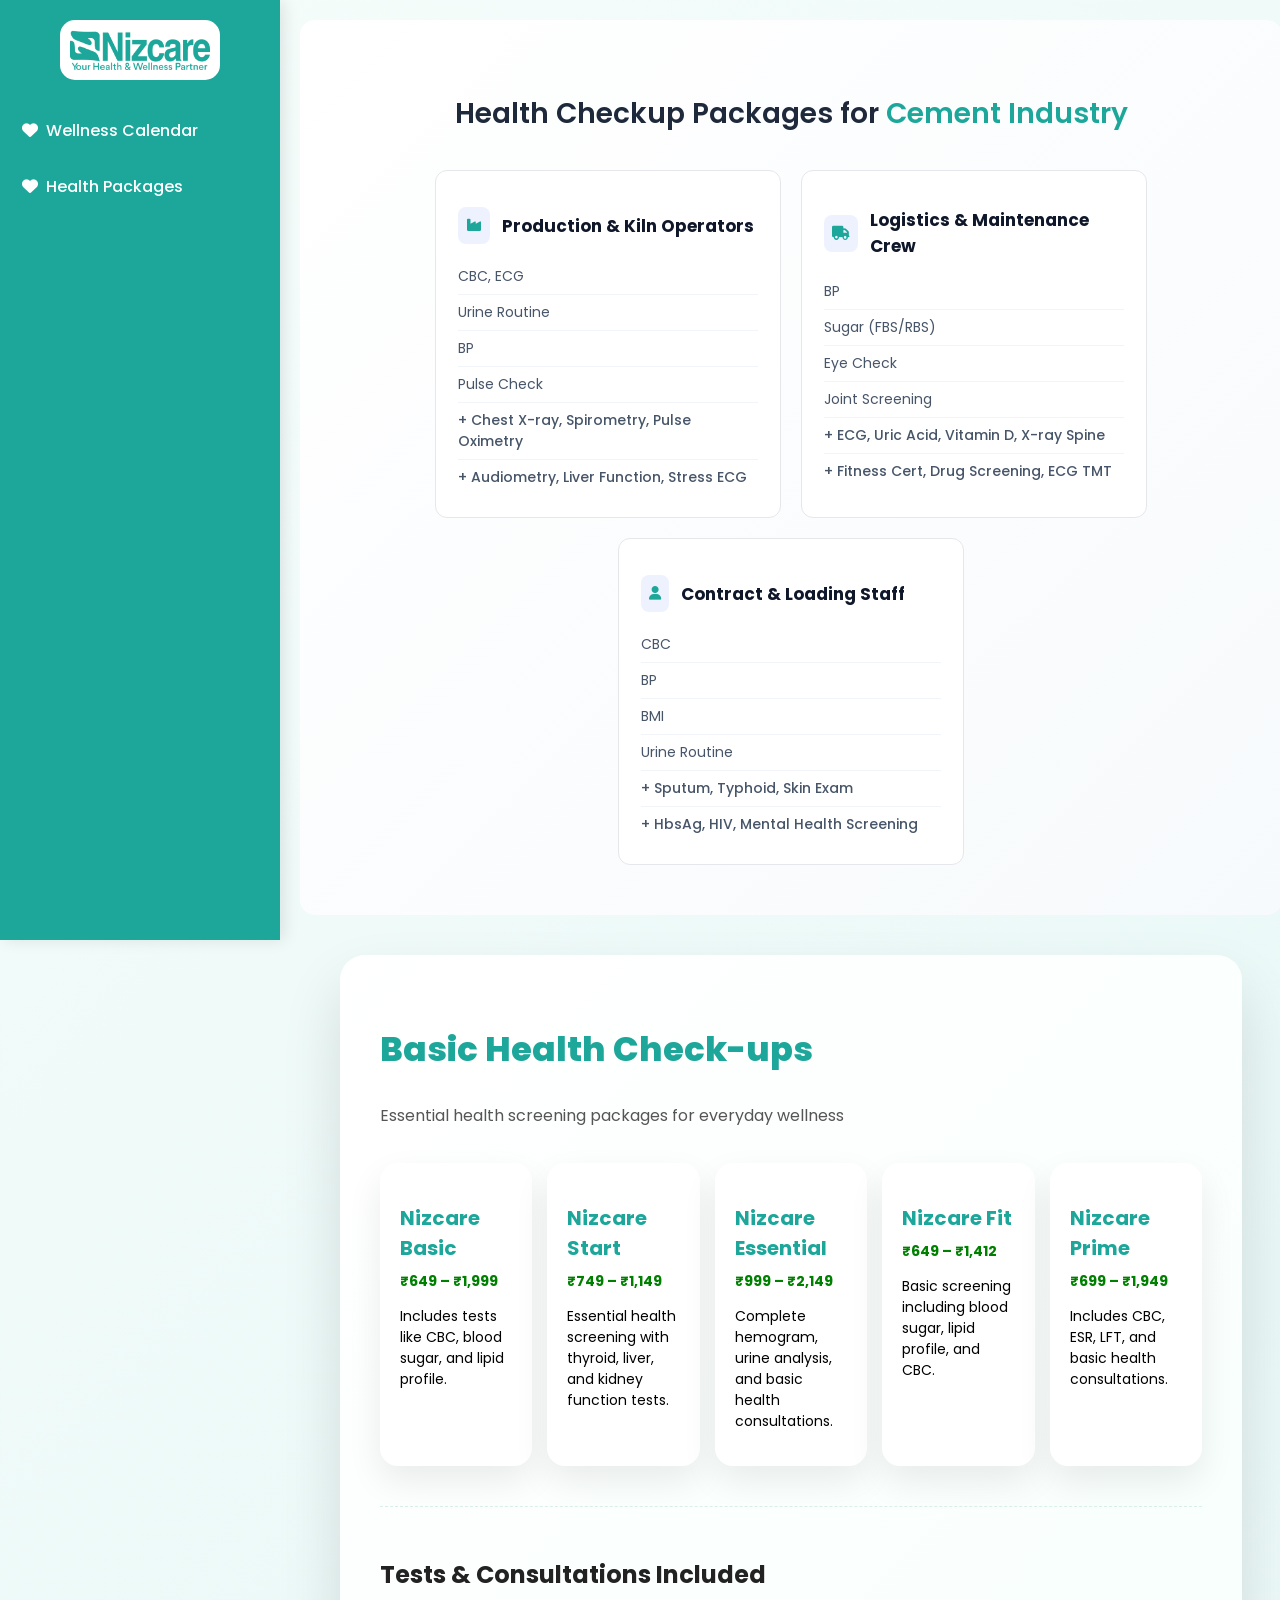
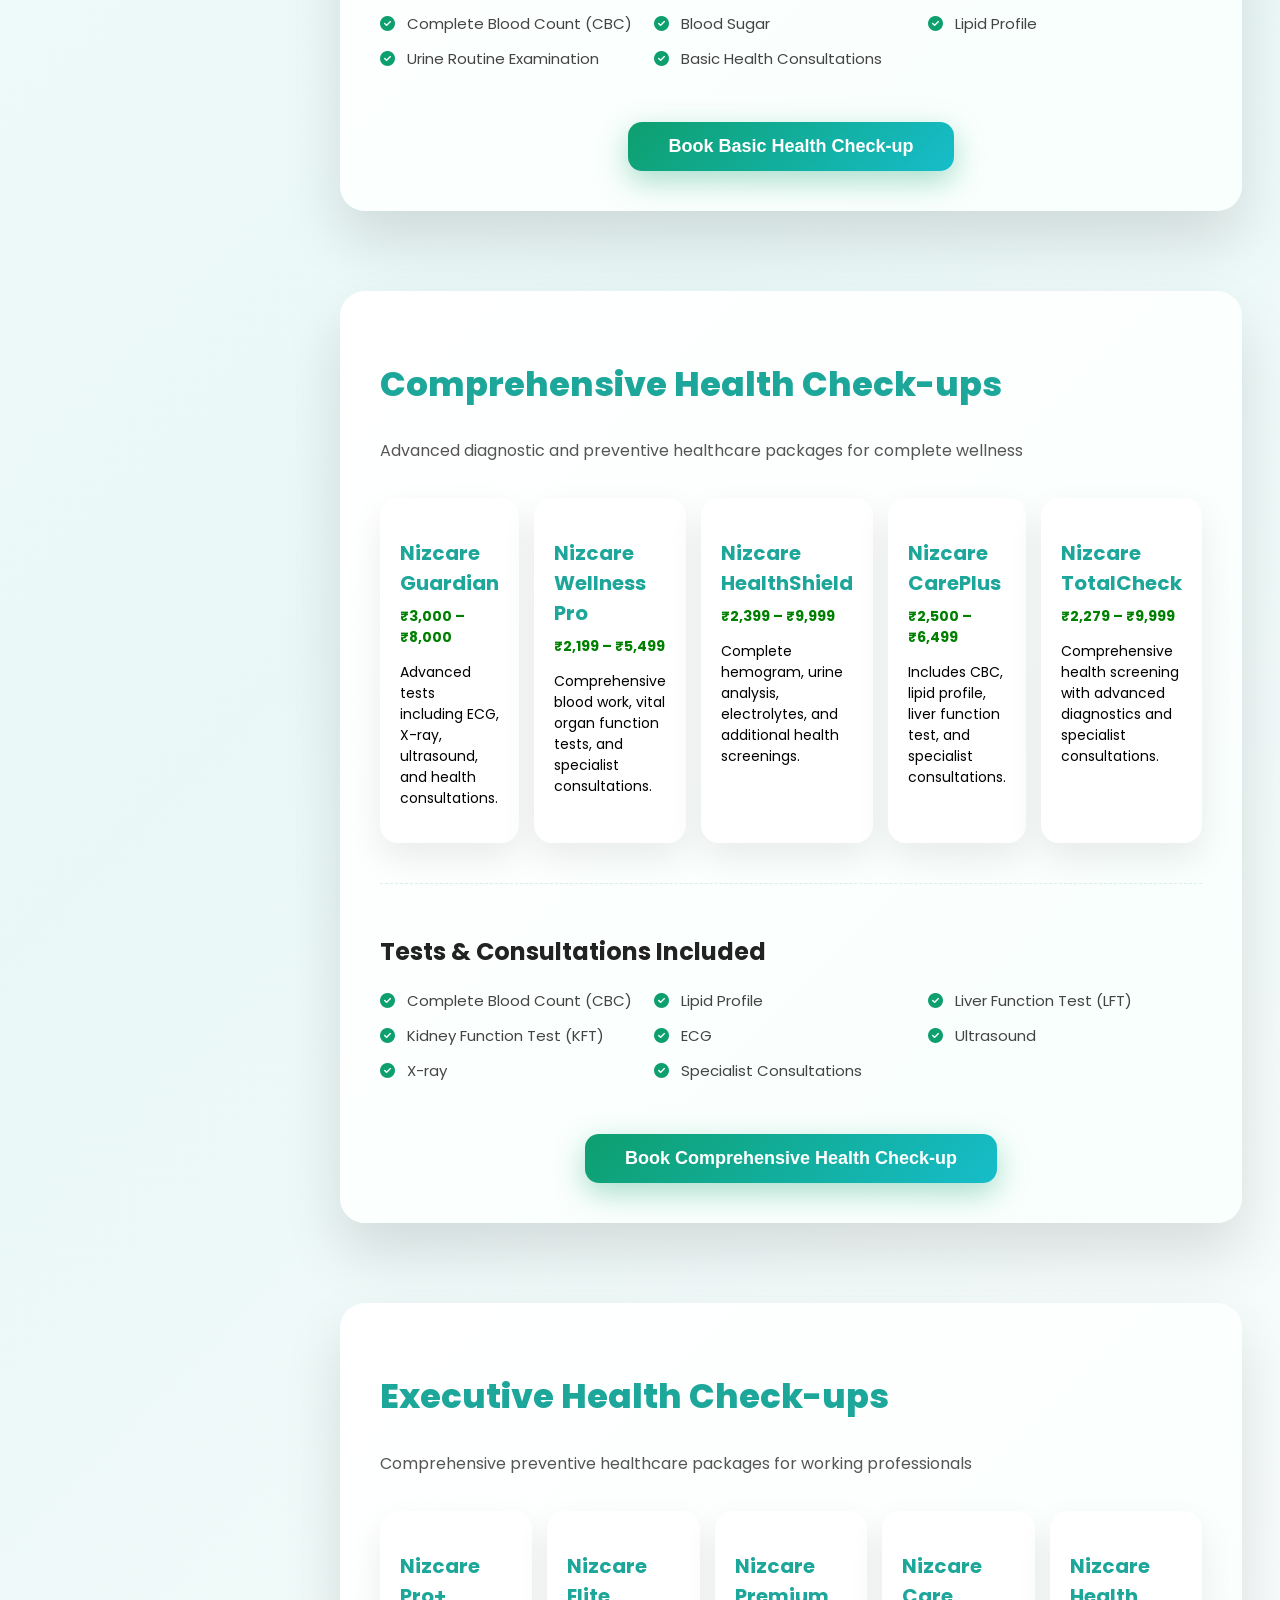
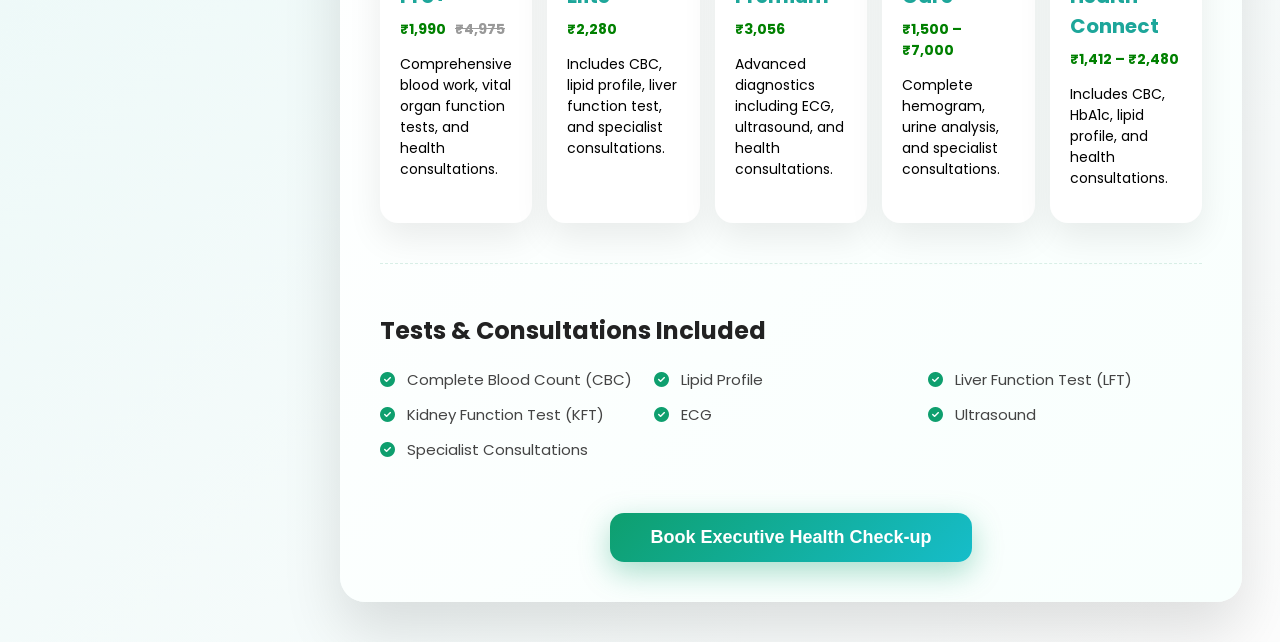
<file: package.html>
<!DOCTYPE html>
<html lang="en">

<head>
    <meta charset="UTF-8" />
    <meta name="viewport" content="width=device-width, initial-scale=1.0" />
    <title>Wellness Calendar</title>
    <link rel="preconnect" href="https://fonts.googleapis.com" />
    <link rel="preconnect" href="https://fonts.gstatic.com" crossorigin />
    <link
        href="https://fonts.googleapis.com/css2?family=Bitcount+Prop+Single:wght@100..900&family=Poppins:ital,wght@0,100;0,200;0,300;0,400;0,500;0,600;0,700;0,800;0,900;1,100;1,200;1,300;1,400;1,500;1,600;1,700;1,800;1,900&display=swap"
        rel="stylesheet" />
    <link rel="stylesheet" href="./style.css" />
    <link rel="stylesheet" href="https://cdnjs.cloudflare.com/ajax/libs/font-awesome/6.5.0/css/all.min.css" />
</head>

<body>

    <!-- Sidebar -->
    <aside class="sidebar">
        <!-- <h2><i class="fa fa-leaf"></i></h2> -->
        <img src="./assets/Logo/nizcare_logo (1).png" width="140px"
            style="background-color: #fff; padding: 10px; border-radius: 15px;" alt="logo">
        <nav>
            <a href="./index.html"><i class="fa fa-heart"></i> Wellness Calendar</a>
            <a href="./package.html"><i class="fa fa-heart"></i> Health Packages</a>
            <!-- <a href="./processflow.html"><i class="fa fa-calendar"></i> Process Flow</a>
            <a href="./webinar.html"><i class="fa fa-calendar"></i> Webinar</a> -->
        </nav>
    </aside>

    <!-- Main Content -->
    <main class="main-content" style="margin-left: 300px;">

        <section class="cement-wrapper">

            <h1>Health Checkup Packages for <span style="color: #1da69a;">Cement Industry</span></h1>

            <div class="cement-packages">
                <div class="cement-card">
                    <h2>
                        <span class="icon"><i class="fa fa-industry"></i></span>
                        Production & Kiln Operators
                    </h2>

                    <ul class="test-list">
                        <li>CBC, ECG</li>
                        <li>Urine Routine</li>
                        <li>BP</li>
                        <li>Pulse Check</li>
                        <li class="highlight">+ Chest X-ray, Spirometry, Pulse Oximetry</li>
                        <li class="premium">+ Audiometry, Liver Function, Stress ECG</li>
                    </ul>
                </div>

                <div class="cement-card">
                    <h2>
                        <span class="icon"><i class="fa fa-truck"></i></span>
                        Logistics & Maintenance Crew
                    </h2>

                    <ul class="test-list">
                        <li>BP</li>
                        <li>Sugar (FBS/RBS)</li>
                        <li>Eye Check</li>
                        <li>Joint Screening</li>
                        <li class="highlight">+ ECG, Uric Acid, Vitamin D, X-ray Spine</li>
                        <li class="premium">+ Fitness Cert, Drug Screening, ECG TMT</li>
                    </ul>
                </div>

                <div class="cement-card">
                    <h2>
                        <span class="icon"><i class="fa fa-user"></i></span>
                        Contract & Loading Staff
                    </h2>

                    <ul class="test-list">
                        <li>CBC</li>
                        <li>BP</li>
                        <li>BMI</li>
                        <li>Urine Routine</li>
                        <li class="highlight">+ Sputum, Typhoid, Skin Exam</li>
                        <li class="premium">+ HbsAg, HIV, Mental Health Screening</li>
                    </ul>
                </div>
            </div>

        </section>

        <section class="executive-card-wrapper">
            <div class="executive-card">

                <div class="executive-header">
                    <h1>Basic Health Check-ups</h1>
                    <p>Essential health screening packages for everyday wellness</p>
                </div>

                <div class="package-list">

                    <div class="package-item">
                        <h3>Nizcare Basic</h3>
                        <p class="price">₹649 – ₹1,999</p>
                        <p>Includes tests like CBC, blood sugar, and lipid profile.</p>
                    </div>

                    <div class="package-item">
                        <h3>Nizcare Start</h3>
                        <p class="price">₹749 – ₹1,149</p>
                        <p>Essential health screening with thyroid, liver, and kidney function tests.</p>
                    </div>

                    <div class="package-item">
                        <h3>Nizcare Essential</h3>
                        <p class="price">₹999 – ₹2,149</p>
                        <p>Complete hemogram, urine analysis, and basic health consultations.</p>
                    </div>

                    <div class="package-item">
                        <h3>Nizcare Fit</h3>
                        <p class="price">₹649 – ₹1,412</p>
                        <p>Basic screening including blood sugar, lipid profile, and CBC.</p>
                    </div>

                    <div class="package-item">
                        <h3>Nizcare Prime</h3>
                        <p class="price">₹699 – ₹1,949</p>
                        <p>Includes CBC, ESR, LFT, and basic health consultations.</p>
                    </div>

                </div>

                <div class="included-tests">
                    <h2>Tests & Consultations Included</h2>
                    <ul>
                        <li><i class="fa fa-check-circle"></i> Complete Blood Count (CBC)</li>
                        <li><i class="fa fa-check-circle"></i> Blood Sugar</li>
                        <li><i class="fa fa-check-circle"></i> Lipid Profile</li>
                        <li><i class="fa fa-check-circle"></i> Urine Routine Examination</li>
                        <li><i class="fa fa-check-circle"></i> Basic Health Consultations</li>
                    </ul>
                </div>

                <div class="executive-footer">
                    <button>Book Basic Health Check-up</button>
                </div>

            </div>
        </section>

        <section class="executive-card-wrapper">
            <div class="executive-card">

                <div class="executive-header">
                    <h1>Comprehensive Health Check-ups</h1>
                    <p>Advanced diagnostic and preventive healthcare packages for complete wellness</p>
                </div>

                <div class="package-list">

                    <div class="package-item">
                        <h3>Nizcare Guardian</h3>
                        <p class="price">₹3,000 – ₹8,000</p>
                        <p>Advanced tests including ECG, X-ray, ultrasound, and health consultations.</p>
                    </div>

                    <div class="package-item">
                        <h3>Nizcare Wellness Pro</h3>
                        <p class="price">₹2,199 – ₹5,499</p>
                        <p>Comprehensive blood work, vital organ function tests, and specialist consultations.</p>
                    </div>

                    <div class="package-item">
                        <h3>Nizcare HealthShield</h3>
                        <p class="price">₹2,399 – ₹9,999</p>
                        <p>Complete hemogram, urine analysis, electrolytes, and additional health screenings.</p>
                    </div>

                    <div class="package-item">
                        <h3>Nizcare CarePlus</h3>
                        <p class="price">₹2,500 – ₹6,499</p>
                        <p>Includes CBC, lipid profile, liver function test, and specialist consultations.</p>
                    </div>

                    <div class="package-item">
                        <h3>Nizcare TotalCheck</h3>
                        <p class="price">₹2,279 – ₹9,999</p>
                        <p>Comprehensive health screening with advanced diagnostics and specialist consultations.</p>
                    </div>

                </div>

                <div class="included-tests">
                    <h2>Tests & Consultations Included</h2>
                    <ul>
                        <li><i class="fa fa-check-circle"></i> Complete Blood Count (CBC)</li>
                        <li><i class="fa fa-check-circle"></i> Lipid Profile</li>
                        <li><i class="fa fa-check-circle"></i> Liver Function Test (LFT)</li>
                        <li><i class="fa fa-check-circle"></i> Kidney Function Test (KFT)</li>
                        <li><i class="fa fa-check-circle"></i> ECG</li>
                        <li><i class="fa fa-check-circle"></i> Ultrasound</li>
                        <li><i class="fa fa-check-circle"></i> X-ray</li>
                        <li><i class="fa fa-check-circle"></i> Specialist Consultations</li>
                    </ul>
                </div>

                <div class="executive-footer">
                    <button>Book Comprehensive Health Check-up</button>
                </div>

            </div>
        </section>

        <section class="executive-card-wrapper">
            <div class="executive-card">

                <div class="executive-header">
                    <h1>Executive Health Check-ups</h1>
                    <p>Comprehensive preventive healthcare packages for working professionals</p>
                </div>

                <div class="package-list">

                    <div class="package-item">
                        <h3>Nizcare Pro+</h3>
                        <p class="price">₹1,990 <span>₹4,975</span></p>
                        <p>Comprehensive blood work, vital organ function tests, and health consultations.</p>
                    </div>

                    <div class="package-item">
                        <h3>Nizcare Elite</h3>
                        <p class="price">₹2,280</p>
                        <p>Includes CBC, lipid profile, liver function test, and specialist consultations.</p>
                    </div>

                    <div class="package-item">
                        <h3>Nizcare Premium</h3>
                        <p class="price">₹3,056</p>
                        <p>Advanced diagnostics including ECG, ultrasound, and health consultations.</p>
                    </div>

                    <div class="package-item">
                        <h3>Nizcare Care</h3>
                        <p class="price">₹1,500 – ₹7,000</p>
                        <p>Complete hemogram, urine analysis, and specialist consultations.</p>
                    </div>

                    <div class="package-item">
                        <h3>Nizcare Health Connect</h3>
                        <p class="price">₹1,412 – ₹2,480</p>
                        <p>Includes CBC, HbA1c, lipid profile, and health consultations.</p>
                    </div>

                </div>

                <div class="included-tests">
                    <h2>Tests & Consultations Included</h2>
                    <ul>
                        <li><i class="fa fa-check-circle"></i> Complete Blood Count (CBC)</li>
                        <li><i class="fa fa-check-circle"></i> Lipid Profile</li>
                        <li><i class="fa fa-check-circle"></i> Liver Function Test (LFT)</li>
                        <li><i class="fa fa-check-circle"></i> Kidney Function Test (KFT)</li>
                        <li><i class="fa fa-check-circle"></i> ECG</li>
                        <li><i class="fa fa-check-circle"></i> Ultrasound</li>
                        <li><i class="fa fa-check-circle"></i> Specialist Consultations</li>
                    </ul>
                </div>

                <div class="executive-footer">
                    <button>Book Executive Health Check-up</button>
                </div>

            </div>
        </section>

    </main>
</body>

</html>
</file>
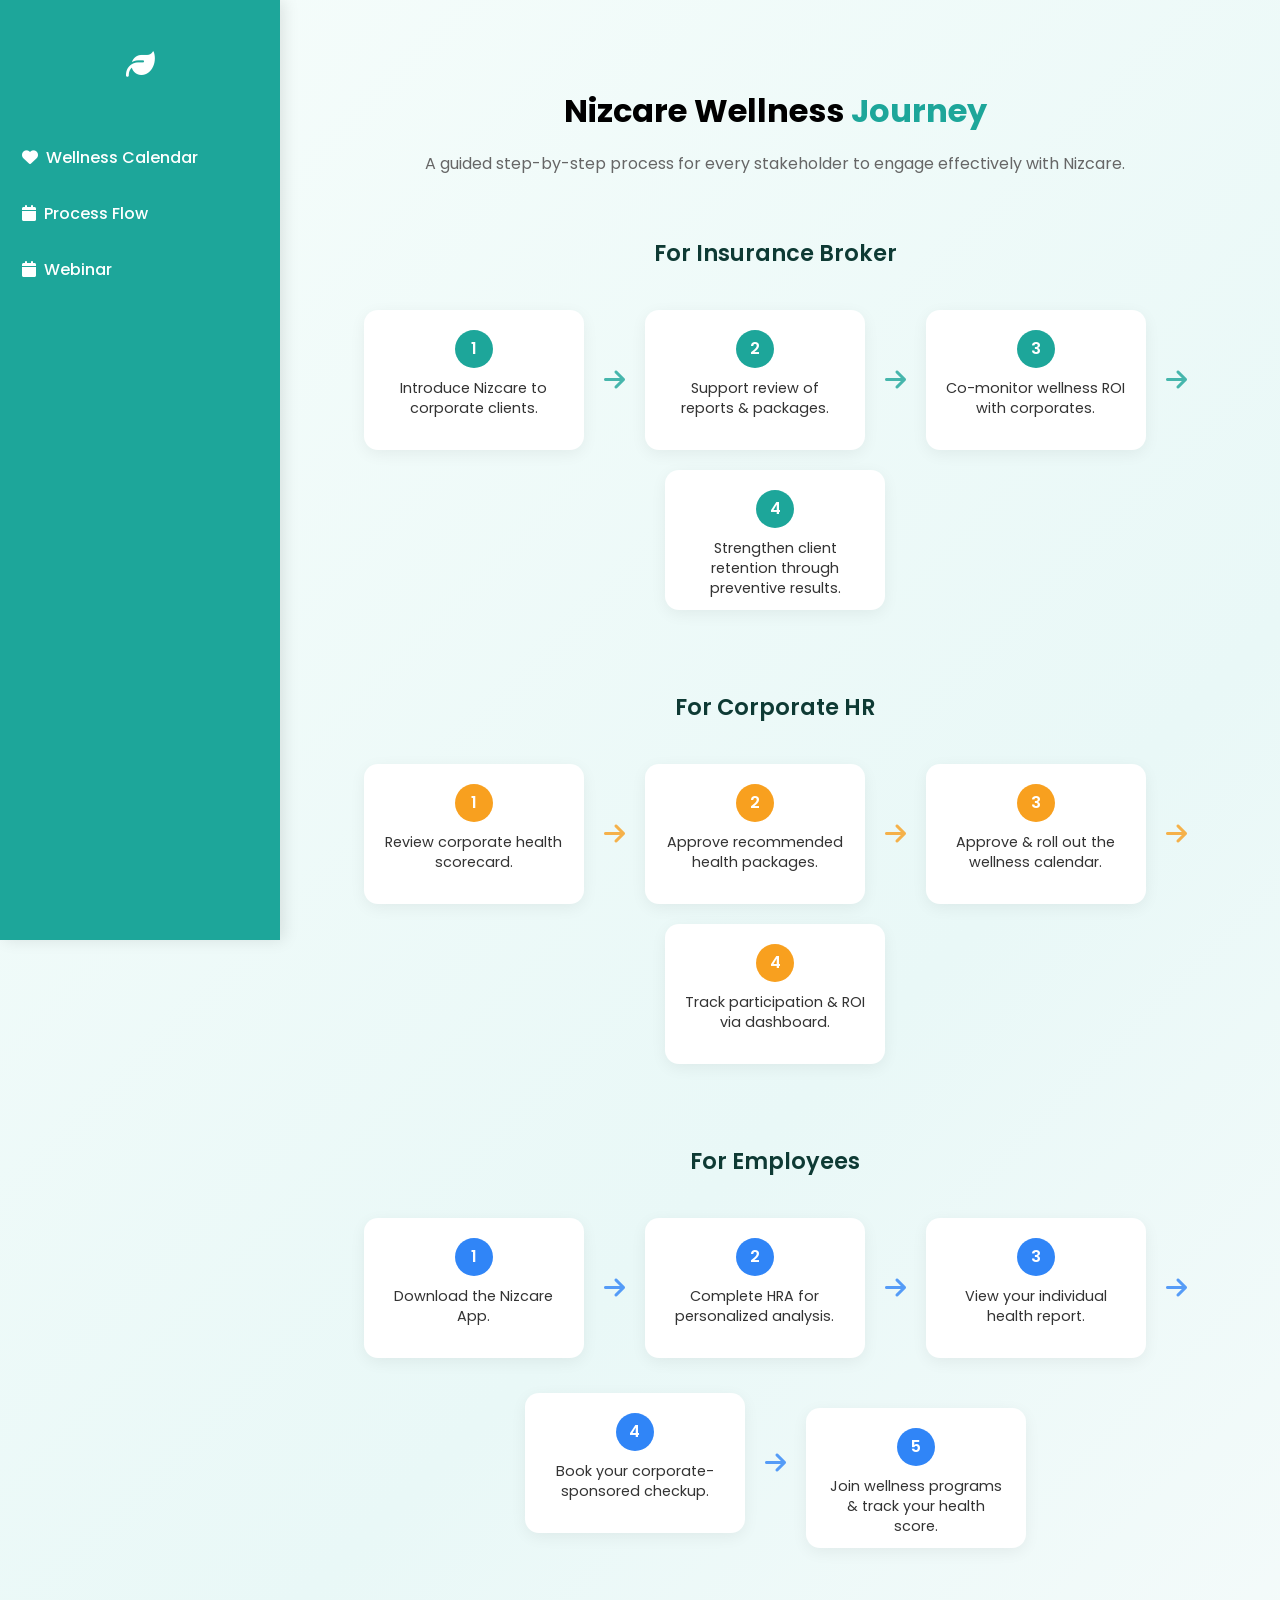
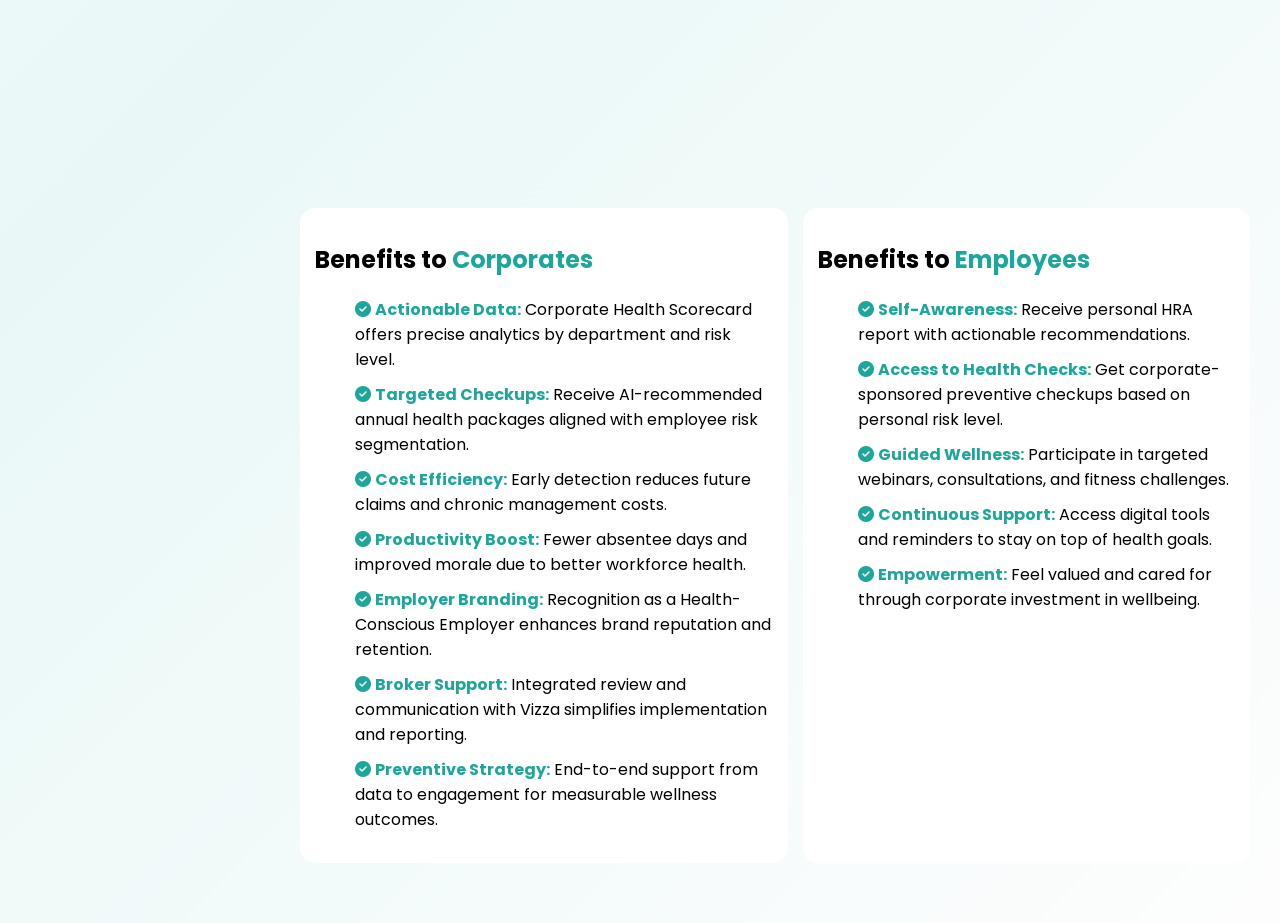
<file: processflow.html>
<!DOCTYPE html>
<html lang="en">

<head>
    <meta charset="UTF-8">
    <meta name="viewport" content="width=device-width, initial-scale=1.0">
    <title>Wellness Calendar</title>
    <link rel="preconnect" href="https://fonts.googleapis.com">
    <link rel="preconnect" href="https://fonts.gstatic.com" crossorigin>
    <link
        href="https://fonts.googleapis.com/css2?family=Bitcount+Prop+Single:wght@100..900&family=Poppins:ital,wght@0,100;0,200;0,300;0,400;0,500;0,600;0,700;0,800;0,900;1,100;1,200;1,300;1,400;1,500;1,600;1,700;1,800;1,900&display=swap"
        rel="stylesheet">
    <link rel="stylesheet" href="style.css">
    <link rel="stylesheet" href="https://cdnjs.cloudflare.com/ajax/libs/font-awesome/6.5.0/css/all.min.css">
</head>

<body>

    <!-- Sidebar -->
    <aside class="sidebar">
        <h2><i class="fa fa-leaf"></i></h2>
        <nav>
            <a href="./index.html"><i class="fa fa-heart"></i> Wellness Calendar</a>
            <a href="./processflow.html"><i class="fa fa-calendar"></i> Process Flow</a>
            <a href="./webinar.html"><i class="fa fa-calendar"></i> Webinar</a>
            <!-- <a href="#"><i class="fa fa-user"></i> Profile</a> -->
            <!-- <a href="#"><i class="fa fa-cog"></i> Settings</a> -->
        </nav>
    </aside>

    <!-- Main Content -->
    <main class="main-content">
        <!-- STEP-BY-STEP JOURNEY (WITH ARROWS) -->
        <section class="journey-wrapper">
            <h1 class="journey-heading">Nizcare Wellness <span style="color: #1da69a;">Journey</span></h1>
            <p class="journey-sub">A guided step-by-step process for every stakeholder to engage effectively with
                Nizcare.</p>

            <!-- ========== FOR INSURANCE BROKER ========== -->
            <div class="journey-block broker">
                <h2>
                    <!-- <i class="fa fa-handshake"></i> -->
                    For Insurance Broker
                </h2>
                <div class="journey-steps">
                    <div class="journey-step">
                        <span class="step-num">1</span>
                        <p>Introduce Nizcare to corporate clients.</p>
                    </div>
                    <div class="journey-arrow"><i class="fa fa-arrow-right"></i></div>

                    <div class="journey-step">
                        <span class="step-num">2</span>
                        <p>Support review of reports & packages.</p>
                    </div>
                    <div class="journey-arrow"><i class="fa fa-arrow-right"></i></div>

                    <div class="journey-step">
                        <span class="step-num">3</span>
                        <p>Co-monitor wellness ROI with corporates.</p>
                    </div>
                    <div class="journey-arrow"><i class="fa fa-arrow-right"></i></div>

                    <div class="journey-step">
                        <span class="step-num">4</span>
                        <p>Strengthen client retention through preventive results.</p>
                    </div>
                </div>
            </div>

            <!-- ========== FOR CORPORATE HR ========== -->
            <div class="journey-block hr">
                <h2>
                    <!-- <i class="fa fa-briefcase"></i>  -->
                    For Corporate HR
                </h2>
                <div class="journey-steps">
                    <div class="journey-step">
                        <span class="step-num">1</span>
                        <p>Review corporate health scorecard.</p>
                    </div>
                    <div class="journey-arrow"><i class="fa fa-arrow-right"></i></div>

                    <div class="journey-step">
                        <span class="step-num">2</span>
                        <p>Approve recommended health packages.</p>
                    </div>
                    <div class="journey-arrow"><i class="fa fa-arrow-right"></i></div>

                    <div class="journey-step">
                        <span class="step-num">3</span>
                        <p>Approve & roll out the wellness calendar.</p>
                    </div>
                    <div class="journey-arrow"><i class="fa fa-arrow-right"></i></div>

                    <div class="journey-step">
                        <span class="step-num">4</span>
                        <p>Track participation & ROI via dashboard.</p>
                    </div>
                </div>
            </div>

            <!-- ========== FOR EMPLOYEES ========== -->
            <div class="journey-block employee">
                <h2>
                    <!-- <i class="fa fa-user-circle"></i>  -->
                    For Employees
                </h2>
                <div class="journey-steps employee-steps">
                    <div class="journey-step">
                        <span class="step-num">1</span>
                        <p>Download the Nizcare App.</p>
                    </div>
                    <div class="journey-arrow"><i class="fa fa-arrow-right"></i></div>

                    <div class="journey-step">
                        <span class="step-num">2</span>
                        <p>Complete HRA for personalized analysis.</p>
                    </div>
                    <div class="journey-arrow"><i class="fa fa-arrow-right"></i></div>

                    <div class="journey-step">
                        <span class="step-num">3</span>
                        <p>View your individual health report.</p>
                    </div>
                    <div class="journey-arrow"><i class="fa fa-arrow-right"></i></div>

                    <div class="journey-step">
                        <span class="step-num">4</span>
                        <p>Book your corporate-sponsored checkup.</p>
                    </div>
                    <div class="journey-arrow"><i class="fa fa-arrow-right"></i></div>

                    <div class="journey-step">
                        <span class="step-num">5</span>
                        <p>Join wellness programs & track your health score.</p>
                    </div>
                </div>
            </div>
        </section>
        
        <section class="benefits-section">
            <!-- LEFT: Corporates -->
            <div class="benefit-card corporate">
                <h2>Benefits to <span style="color: #1da69a;">Corporates</span></h2>
                <ul>
                    <li><i class="fa fa-check-circle"></i> <strong>Actionable Data:</strong> Corporate Health Scorecard offers precise analytics by
                        department and risk level.</li>
                    <li><i class="fa fa-check-circle"></i> <strong>Targeted Checkups:</strong> Receive AI-recommended annual health packages aligned with
                        employee risk segmentation.</li> 
                    <li><i class="fa fa-check-circle"></i> <strong>Cost Efficiency:</strong> Early detection reduces future claims and chronic management
                        costs.</li> 
                    <li><i class="fa fa-check-circle"></i> <strong>Productivity Boost:</strong> Fewer absentee days and improved morale due to better
                        workforce health.</li> 
                    <li><i class="fa fa-check-circle"></i> <strong>Employer Branding:</strong> Recognition as a Health-Conscious Employer enhances brand
                        reputation and retention.</li> 
                    <li><i class="fa fa-check-circle"></i> <strong>Broker Support:</strong> Integrated review and communication with Vizza simplifies
                        implementation and reporting.</li> 
                    <li><i class="fa fa-check-circle"></i> <strong>Preventive Strategy:</strong> End-to-end support from data to engagement for measurable
                        wellness outcomes.</li>
                </ul>
            </div>

            <!-- RIGHT: Employees -->
            <div class="benefit-card employee">
                <h2>Benefits to <span style="color: #1da69a;">Employees</span></h2>
                <ul>
                    <li><i class="fa fa-check-circle"></i> <strong>Self-Awareness:</strong> Receive personal HRA report with actionable recommendations.
                    </li>
                    <li><i class="fa fa-check-circle"></i> <strong>Access to Health Checks:</strong> Get corporate-sponsored preventive checkups based on
                        personal risk level.</li>
                    <li><i class="fa fa-check-circle"></i> <strong>Guided Wellness:</strong> Participate in targeted webinars, consultations, and fitness
                        challenges.</li>
                    <li><i class="fa fa-check-circle"></i> <strong>Continuous Support:</strong> Access digital tools and reminders to stay on top of health
                        goals.</li>
                    <li><i class="fa fa-check-circle"></i> <strong>Empowerment:</strong> Feel valued and cared for through corporate investment in
                        wellbeing.</li>
                </ul>
            </div>
        </section>

    </main>

</body>

</html>
</file>
<file: style.css>
body {
    margin: 0;
    display: flex;
    font-family: "Poppins", sans-serif;
    background: linear-gradient(135deg, #f6fdfb, #e9f8f7, #fdfdfd);

}

/* --- Sidebar --- */
.sidebar {
    width: 260px;
    background: #1da69a;
    color: #fff;
    height: 100vh;
    position: fixed;
    left: 0;
    top: 0;
    padding: 20px 10px;
    display: flex;
    flex-direction: column;
    align-items: center;
    gap: 30px;
    box-shadow: 4px 0 15px rgba(0, 0, 0, 0.1);
    z-index: 100;
}

.sidebar h2 {
    font-size: 1.8rem;
    margin-bottom: 20px;
    color: #fff;
}

.sidebar nav {
    display: flex;
    flex-direction: column;
    gap: 15px;
    width: 100%;
}

.sidebar nav a {
    display: flex;
    align-items: center;
    gap: 8px;
    text-decoration: none;
    color: #fff;
    font-weight: 500;
    padding: 8px 12px;
    border-radius: 8px;
    transition: background 0.3s ease;
}

.sidebar nav a:hover {
    background: rgba(255, 255, 255, 0.2);
}

/*  */

.logo-wrapper {
    display: flex;
    justify-content: center;
    align-items: center;
    gap: 40px;
    margin-top: 15px;
    margin-bottom: 20px;
    flex-wrap: wrap;
}

.logo {
    width: 140px;
    max-width: 40vw;
    border-radius: 15px;
    background-color: #fff;
}

.divider {
    font-size: 2rem;
    font-weight: bold;
}

/* Mobile view */
@media (max-width: 600px) {
    .logo-wrapper {
        flex-direction: column;
        gap: 16px;
        margin-top: 15px;
    }

    .divider {
        font-size: 1.5rem;
    }

    .logo {
        width: 120px;
    }
}

/* --- Main Content --- */
.main-content {
    margin-left: 270px;
    /* shifts calendar to the right */
    width: calc(100% - 160px);
}

/* Existing Styles */
.wellness-calendar {
    /* background: linear-gradient(135deg, #f6fdfb, #e9f8f7, #fdfdfd); */
    padding: 20px 20px;
    color: #333;
}

.calendar-header {
    text-align: center;
    /* margin-bottom: 60px; */
}

.well-card {
    margin-bottom: 1rem;
}

.calendar-month {
    display: flex;
    justify-content: center;
    align-items: center;
    gap: 30px;
    /* padding: 0 1rem; */
}

.calendar-month h1 {
    font-size: 3rem;
    font-weight: 700;
    /* margin-bottom: 10px; */
    color: #1da69a;
}

.all-btn {
    display: flex;
    justify-content: center;
}

.main-btn {
    background: #1da69a;
    color: #fff;
    border: none;
    padding: 10px 20px;
    width: 100px;
    border-radius: 10px;
    font-size: 1rem;
    font-weight: 600;
    cursor: pointer;
    transition: background 0.3s ease;
    margin: 0 5px;
    margin-top: 10px;
}

.main-btn:hover {
    background: #ffaf39;
}

/* --- Mobile layout --- */
@media (max-width: 767px) {
    body {
        flex-direction: column;
    }

    .sidebar {
        display: none;
    }

    .main-content {
        margin-left: 0;
        width: 100%;
    }

    .calendar-month {
        flex-direction: column;
        text-align: center;
    }

    .calendar-month h1 {
        margin-bottom: 0.5rem;
    }
}

.select-corporate {
    /* background-color: #fff; */
    /* border-radius: 20px; */
    padding: 20px;
    margin-top: 20px;
    display: flex;
    justify-content: space-around;
    gap: 20px;
}

@media (max-width: 767px) {
    .select-corporate {
        display: flex;
        flex-direction: column;
    }
}

.select-corporate div {
    background-color: #fff;
    padding: 15px;
    border-radius: 15px;
}

.select-corporate img {
    /* text-align: center; */
    width: 140px;
}

.select-corporate h4 {
    text-align: center;
}

.select-btn {
    background-color: #1da69a;
    color: #fff;
    border: none;
    padding: 10px 18px;
    border-radius: 10px;
    font-weight: 500;
    transition: all 0.3s ease;
    cursor: pointer;
}

.select-btn:hover {
    background-color: #158c80;
    box-shadow: 0 0 12px rgba(29, 166, 154, 0.4);
    transform: translateY(-3px);
}

.view-btn {
    background-color: #f8a01f;
    color: #fff;
    border: none;
    padding: 10px 18px;
    border-radius: 10px;
    font-weight: 500;
    transition: all 0.3s ease;
    cursor: pointer;
}

.view-btn:hover {
    background-color: #e18f16;
    box-shadow: 0 0 12px rgba(248, 160, 31, 0.4);
    transform: translateY(-3px);
}

/* Your existing calendar styles stay same */
.calendar-header h1 {
    font-size: 2rem;
    font-weight: 700;
    /* color: #1da69a; */
}

.calendar-header h1 i {
    margin-right: 10px;
    color: #ff6b6b;
}

.calendar-header p {
    font-size: 1.15rem;
    opacity: 0.85;
    max-width: 700px;
    margin: 10px auto 0;
}

.calendar-grid {
    display: grid;
    grid-template-columns: repeat(auto-fill, minmax(330px, 1fr));
    gap: 35px;
    max-width: 1200px;
    margin: auto;
    justify-content: center;
    /* ✅ Keeps last row cards centered */
}

.calendar-card {
    position: relative;
    background: rgba(255, 255, 255, 0.6);
    backdrop-filter: blur(12px);
    border-radius: 20px;
    overflow: hidden;
    box-shadow: 0 12px 35px rgba(0, 0, 0, 0.1);
    transition: transform 0.35s ease, box-shadow 0.35s ease;
    display: flex;
    flex-direction: column;
}

.calendar-card:hover {
    transform: translateY(-10px) scale(1.02);
    box-shadow: 0 18px 40px rgba(0, 0, 0, 0.15);
}

.calendar-card.hide {
    display: none !important;
}

.calendar-date {
    position: absolute;
    top: 20px;
    left: 20px;
    background: linear-gradient(135deg, #1da69a, #33c9ba);
    color: #fff;
    padding: 12px 16px;
    border-radius: 14px;
    text-align: center;
    box-shadow: 0 6px 15px rgba(0, 0, 0, 0.2);
    z-index: 2;
    transition: all 0.3s ease;
}

.tag-paid {
    position: absolute;
    top: 20px;
    right: 20px;
    background: #ffaf39;
    color: #fff;
    padding: 3px 8px;
    border-radius: 14px;
    text-align: center;
    box-shadow: 0 6px 15px rgba(0, 0, 0, 0.2);
    z-index: 2;
    transition: all 0.3s ease;
}

.tag-special {
    position: absolute;
    bottom: 100px;
    right: 20px;
    background: #1da69a;
    color: #fff;
    padding: 3px 8px;
    border-radius: 14px;
    text-align: center;
    box-shadow: 0 6px 15px rgba(0, 0, 0, 0.2);
    z-index: 2;
    transition: all 0.3s ease;
}

.tag-complementary {
    position: absolute;
    top: 20px;
    right: 20px;
    background: #1da69a;
    color: #fff;
    padding: 3px 8px;
    border-radius: 14px;
    text-align: center;
    box-shadow: 0 6px 15px rgba(0, 0, 0, 0.2);
    z-index: 2;
    transition: all 0.3s ease;
}

.calendar-card:hover .calendar-date {
    box-shadow: 0 0 20px rgba(29, 166, 154, 0.7);
    transform: scale(1.05);
}

.calendar-date .day {
    font-size: 1.6rem;
    font-weight: 700;
    display: block;
}

.calendar-date .month {
    font-size: 1rem;
    text-transform: uppercase;
}

.calendar-date .year {
    font-size: 1rem;
    opacity: 0.9;
    margin-left: 5px;
}

.calendar-card img {
    width: 100%;
    height: 210px;
    object-fit: cover;
    transition: transform 0.35s ease;
    z-index: 1;
}

.calendar-card:hover img {
    transform: scale(1.08);
}

.calendar-content {
    padding: 25px;
    flex-grow: 1;
}

.calendar-content h2 {
    font-size: 1rem;
    margin-bottom: 0px;
    color: #1da69a;
}

.pricing {
    display: flex;
    justify-content: space-around;
    align-items: center;
}

.price {
    display: block;
}

/* .calendar-content p {
    font-size: 1rem;
    opacity: 0.85;
    line-height: 1.5;
} */


/* ===== STEP-BY-STEP JOURNEY (ARROW FLOW) ===== */
.journey-wrapper {
    /* background: #ffffff; */
    padding: 60px 30px;
    border-radius: 20px;
    /* box-shadow: 0 8px 30px rgba(0, 0, 0, 0.05); */
    margin-bottom: 60px;
    text-align: center;
}

.journey-heading {
    font-size: 2rem;
    /* color: #1da69a; */
    font-weight: 700;
    margin-bottom: 8px;
}

.journey-sub {
    color: #666;
    font-size: 1rem;
    margin-bottom: 60px;
}

/* Stakeholder Block */
.journey-block {
    margin-bottom: 80px;
}

.journey-block h2 {
    font-size: 1.4rem;
    font-weight: 600;
    margin-bottom: 40px;
    color: #0e3a34;
}

.journey-block h2 i {
    color: #1da69a;
    margin-right: 8px;
}

/* Steps Layout */
.journey-steps {
    display: flex;
    flex-wrap: wrap;
    align-items: center;
    justify-content: center;
    gap: 20px;
    position: relative;
}

.journey-step {
    background: #fff;
    border-radius: 14px;
    box-shadow: 0 4px 16px rgba(0, 0, 0, 0.06);
    padding: 20px;
    height: 100px;
    width: 180px;
    transition: transform 0.3s ease, box-shadow 0.3s ease;
}

.journey-step:hover {
    transform: translateY(-5px);
    box-shadow: 0 10px 25px rgba(29, 166, 154, 0.15);
}

.step-num {
    background: #1da69a;
    color: #fff;
    font-weight: 600;
    border-radius: 50%;
    display: inline-block;
    width: 38px;
    height: 38px;
    line-height: 38px;
    margin-bottom: 10px;
    font-size: 1rem;
}

.journey-step p {
    font-size: 0.9rem;
    color: #333;
    margin: 0;
    line-height: 1.4;
}

/* Arrows */
.journey-arrow {
    color: #1da69a;
    font-size: 1.5rem;
    opacity: 0.8;
    transition: transform 0.3s ease;
}

.journey-arrow i {
    transition: transform 0.3s ease;
}

.journey-arrow:hover i {
    transform: translateX(4px);
}

/* Thematic Colors */
.journey-block.broker .step-num {
    background: #1da69a;
}

.journey-block.hr .step-num {
    background: #f8a01f;
}

.journey-block.employee .step-num {
    background: #3085f7;
}

.journey-block.hr h2 i {
    color: #f8a01f;
}

.journey-block.employee h2 i {
    color: #3085f7;
}

.journey-block.hr .journey-arrow {
    color: #f8a01f;
}

.journey-block.employee .journey-arrow {
    color: #3085f7;
}

/* Employee Wrap Fix */
.employee-steps {
    max-width: 900px;
    margin: 0 auto;
}

.employee-steps .journey-step:nth-child(9) {
    margin-top: 30px;
}

.hide-on-wrap {
    display: none;
}

/* Responsive */
@media (max-width: 900px) {
    .journey-steps {
        flex-direction: column;
    }

    .journey-arrow i {
        transform: rotate(90deg);
    }

    .journey-arrow:hover i {
        transform: translateY(4px) rotate(90deg);
    }

    .hide-on-wrap {
        display: block;
    }
}

/* Benefits */

.benefits-section {
    display: flex;
    justify-content: center;
    gap: 15px;
    padding: 60px 30px;
}

.benefit-card {
    background-color: #fff;
    padding: 15px;
    border-radius: 15px;
    transition: transform 0.3s ease, box-shadow 0.3s ease;
}

.benefit-card:hover {
    transform: translateY(-5px);
    box-shadow: 0 10px 25px rgba(29, 166, 154, 0.15);
}

.benefit-card ul {
    list-style: none;
}

.benefit-card li {
    margin-bottom: 10px;
}

.benefit-card li i {
    color: #1da69a;
}

.benefit-card strong {
    color: #1da69a;
}

@media (max-width: 768px) {
    .benefits-section {
        display: flex;
        flex-direction: column;
    }
}


/* ---------- Modal-only styles (won't affect existing cards/sidebar) ---------- */
.wc-modal-backdrop {
    position: fixed;
    inset: 0;
    background: rgba(0, 0, 0, 0.45);
    display: none;
    align-items: center;
    justify-content: center;
    z-index: 2000;
}

.wc-modal {
    width: 920px;
    max-width: 96%;
    background: #fff;
    border-radius: 10px;
    padding: 18px;
    box-shadow: 0 12px 40px rgba(2, 6, 23, 0.35);
    max-height: 86vh;
    overflow: auto;
    font-family: inherit;
}

.wc-modal .header {
    display: flex;
    justify-content: space-between;
    align-items: center;
    gap: 12px
}

.wc-modal h3 {
    margin: 0;
    font-size: 18px
}

.wc-modal .muted {
    color: #6b7280;
    font-size: 13px
}

.wc-controls {
    display: flex;
    gap: 8px;
    align-items: center
}

.wc-btn {
    padding: 8px 12px;
    border-radius: 8px;
    border: 0;
    cursor: pointer;
    font-size: 14px
}

.wc-btn.secondary {
    background: #eef6f4
}

.wc-btn.primary {
    background: #1da69a;
    color: white
}

.wc-table {
    width: 100%;
    border-collapse: collapse;
    margin-top: 12px;
    font-size: 14px
}

.wc-table th,
.wc-table td {
    padding: 8px;
    border-bottom: 1px solid #eef2f2;
    text-align: left;
    vertical-align: middle
}

.wc-table th {
    background: #fbfdfc;
    position: sticky;
    top: 0;
    z-index: 2
}

.wc-checkbox-col {
    width: 48px;
    text-align: center
}

.wc-small {
    font-size: 13px;
    color: #6b7280
}

.wc-no-items {
    padding: 12px;
    color: #6b7280;
    text-align: center
}

/* selections area that will appear below corporate tiles (only styling for the inserted block) */
.wc-selections-container {
    margin-top: 16px
}

.wc-selection-card {
    background: #fff;
    border-radius: 10px;
    padding: 10px;
    border: 1px solid #eef6f4;
    margin-bottom: 10px;
    box-shadow: 0 1px 6px rgba(0, 0, 0, 0.04)
}

.wc-selection-card h4 {
    margin: 0 0 6px 0;
    font-size: 15px
}

.wc-selection-row {
    display: flex;
    justify-content: space-between;
    align-items: center;
    padding: 6px 0;
    border-top: 1px dashed #f1f7f6
}

.wc-selection-row:first-of-type {
    border-top: 0;
    padding-top: 0
}

.wc-remove {
    background: transparent;
    border: 0;
    color: #c23b3b;
    cursor: pointer;
    font-size: 14px
}

@media (max-width:520px) {
    .wc-modal {
        padding: 12px;
    }

    .wc-table th,
    .wc-table td {
        font-size: 13px;
        padding: 6px
    }
}


/* Broker selector + note */
.broker-select-wrap {
    display: flex;
    align-items: center;
    justify-content: center;
    gap: 12px;
    margin: 16px 0;
}

.broker-select-wrap label {
    font-size: 14px;
    font-weight: 600;
}

.broker-select-wrap select {
    padding: 6px 8px;
    border-radius: 6px;
    border: 1px solid #ccc;
}

.broker-note {
    font-size: 13px;
    color: #555;
    margin-bottom: 6px;
}

.select-corporate>div {
    display: inline-block;
    vertical-align: top;
    width: 160px;
    margin-right: 12px;
    padding: 10px;
    border-radius: 8px;
    border: 1px solid #e6e6e6;
    text-align: center;
}

.select-corporate img {
    max-width: 100%;
    height: 48px;
    object-fit: contain;
    margin-bottom: 8px;
}

.wc-active-corp {
    box-shadow: 0 0 0 3px rgba(29, 166, 154, 0.12);
    border-color: #1da69a;
}

.hide {
    display: none !important;
}

.wc-modal-backdrop {
    position: fixed;
    inset: 0;
    background: rgba(0, 0, 0, 0.35);
    display: none;
    align-items: center;
    justify-content: center;
    z-index: 9999;
}

.wc-modal {
    background: white;
    width: 90%;
    max-width: 900px;
    border-radius: 8px;
    padding: 16px;
    box-shadow: 0 10px 30px rgba(0, 0, 0, 0.2);
}

.wc-table {
    width: 100%;
    border-collapse: collapse;
    margin-top: 12px;
}

.wc-table th,
.wc-table td {
    padding: 8px 10px;
    border: 1px solid #eee;
    text-align: left;
}

.wc-btn {
    padding: 8px 12px;
    border-radius: 6px;
    cursor: pointer;
}

.wc-btn.primary {
    background: #1da69a;
    color: #fff;
    border: none;
}

.wc-btn.secondary {
    background: #f0f0f0;
    border: none;
}

.wc-checkbox-col {
    width: 44px;
    text-align: center;
}

.wc-no-items {
    text-align: center;
    padding: 16px;
    color: #666;
}

/* small responsive tweaks */
@media (max-width: 640px) {
    .select-corporate>div {
        width: 48%;
        margin-bottom: 10px;
    }

    .broker-select-wrap {
        flex-direction: column;
        gap: 6px;
    }
}

footer {
    background-color: #1da69a;
    color: white;
    text-align: center;
    padding: 15px 10px;
    margin-top: 30px;
    /* border-radius: 0 0 10px 10px; */
}

footer {
    display: flex;
    justify-content: space-between;
    gap: 10px;
    margin-left: 5px;
}

@media (max-width: 748px) {
    footer {
        flex-direction: column;
        text-align: center;
        margin-left: 0px;
    }
}


/* Health packages */
.executive-card-wrapper {
    padding: 40px;
    font-family: 'Poppins', sans-serif;
}

.executive-card {
    background: linear-gradient(135deg, #ffffff, #f8fffd);
    border-radius: 25px;
    padding: 40px;
    box-shadow: 0 30px 60px rgba(0,0,0,0.12);
    max-width: 1100px;
}

.executive-header h1 {
    font-size: 34px;
    font-weight: 800;
    color: #1da69a;
}

.executive-header p {
    color: #555;
    margin-top: 8px;
    font-size: 16px;
}

.package-list {
    display: grid;
    grid-template-columns: repeat(5, 1fr); /* FORCE 5 cards in one row */
    gap: 15px;
    margin-top: 35px;
}

.package-item {
    background: #ffffff;
    border-radius: 18px;
    padding: 20px;
    box-shadow: 0 15px 35px rgba(0,0,0,0.08);
    transition: transform 0.3s ease;
}

.package-item:hover {
    transform: translateY(-6px);
}

.package-item h3 {
    font-size: 20px;
    color: #1da69a;
    margin-bottom: 8px;
}

.price span {
    font-size: 14px;
    color: #999;
    text-decoration: line-through;
    margin-left: 6px;
}

.price {
    font-size: 22px;
    font-weight: 700;
    color: green;
}

.package-item p {
    font-size: 14px;
    /* color: #555; */
    margin-top: 8px;
}

/* ==============================
   Sector Health Section
============================== */

.sector-health-section {
    padding: 80px 60px;
    font-family: 'Poppins', sans-serif;
    background: #f4f6f8;
}

/* ===========cement============= */
.cement-wrapper {
    margin-top: 20px;
    border-radius: 15px;
    background: linear-gradient(135deg, #ffffff, #f7fafc);
    padding: 50px 20px;
    text-align: center;
}

.cement-wrapper h1 {
    font-size: 28px;
    color: #1e293b;
    margin-bottom: 35px;
    font-weight: 600;
}

/* Layout */
.cement-packages {
    display: flex;
    flex-wrap: wrap;
    gap: 20px;
    justify-content: center;
}

/* Card */
.cement-card {
    width: 300px;
    background: #ffffff;
    border-radius: 12px;
    padding: 22px;
    border: 1px solid #e5e7eb;
    transition: all 0.25s ease;
    text-align: left;
}

.cement-card:hover {
    border-color: #cbd5f5;
    box-shadow: 0 8px 20px rgba(0,0,0,0.06);
}

/* Heading */
.cement-card h2 {
    font-size: 17px;
    display: flex;
    align-items: center;
    gap: 12px;
    margin-bottom: 15px;
    color: #0f172a;
}

/* Icon */
.icon {
    background: #eef2ff;
    color: #1da69a;
    padding: 8px;
    border-radius: 8px;
    font-size: 14px;
}

/* List */
.test-list {
    list-style: none;
    padding: 0;
    margin: 0;
}

.test-list li {
    padding: 7px 0;
    font-size: 14px;
    color: #475569;
    display: flex;
    align-items: center;
}

/* Soft separators */
.test-list li:not(:last-child) {
    border-bottom: 1px solid #f1f5f9;
}

/* Highlight tiers */
.highlight {
    color: #0284c7;
    font-weight: 500;
}

.premium {
    color: #16a34a;
    font-weight: 500;
}
/* Header */

.section-header {
    text-align: center;
    margin-bottom: 60px;
}

.section-header h1 {
    font-size: 38px;
    font-weight: 800;
    color: #1f2937;
}

.section-header p {
    font-size: 18px;
    color: #6b7280;
    margin-top: 10px;
}

/* Role Block */

.role-block {
    background: #ffffff;
    border-radius: 20px;
    padding: 40px;
    margin-bottom: 40px;
    box-shadow: 0 25px 50px rgba(0,0,0,0.08);
}

.role-title h2 {
    font-size: 24px;
    font-weight: 700;
    margin-bottom: 30px;
    color: #111827;
}

/* Tiers */

.tier-container {
    display: grid;
    grid-template-columns: 1fr 1fr;
    gap: 30px;
}

.tier {
    background: #f9fafb;
    border-radius: 16px;
    padding: 25px;
    border: 1px solid #e5e7eb;
}

.tier.plus {
    background: linear-gradient(135deg, #e6f4f1, #f0faf8);
    border: 1px solid #cde9e4;
}

.tier h3 {
    font-size: 18px;
    font-weight: 600;
    margin-bottom: 15px;
}

.tier ul {
    list-style: none;
    padding: 0;
}

.tier li {
    margin-bottom: 10px;
    font-size: 14px;
    color: #374151;
}

/* Responsive */

@media (max-width: 992px) {
    .tier-container {
        grid-template-columns: 1fr;
    }

    .sector-health-section {
        padding: 60px 25px;
    }

    .section-header h1 {
        font-size: 28px;
    }
}

.included-tests {
    margin-top: 40px;
    padding-top: 30px;
    border-top: 1px dashed #d9efe7;
}

.included-tests h2 {
    font-size: 24px;
    margin-bottom: 20px;
    color: #222;
}

.included-tests ul {
    display: grid;
    grid-template-columns: repeat(auto-fit, minmax(220px, 1fr));
    list-style: none;
    padding: 0;
}

.included-tests li {
    font-size: 15px;
    margin-bottom: 12px;
    color: #444;
}

.included-tests li i {
    color: #0e9f6e;
    margin-right: 8px;
}

.executive-footer {
    margin-top: 40px;
    text-align: center;
}

.executive-footer button {
    padding: 14px 40px;
    font-size: 18px;
    font-weight: 600;
    color: #fff;
    background: linear-gradient(135deg, #0e9f6e, #16bdca);
    border: none;
    border-radius: 14px;
    cursor: pointer;
    box-shadow: 0 10px 30px rgba(14,159,110,0.35);
}

.executive-footer button:hover {
    opacity: 0.92;
}


/* ================== */
.wellness-modal {
    display: none;
    position: fixed;
    z-index: 9999;
    left: 0;
    top: 0;
    width: 100%;
    height: 100%;
    background: rgba(0,0,0,0.6);
}

.wellness-modal-content {
    background: #fff;
    width: 420px;
    margin: 8% auto;
    padding: 25px;
    border-radius: 8px;
    position: relative;
}

.wellness-close {
    position: absolute;
    right: 15px;
    top: 10px;
    font-size: 22px;
    cursor: pointer;
}

#modalTopics label {
    display: block;
    margin-bottom: 8px;
    cursor: pointer;
}

#submitSelection {
    margin-top: 15px;
    padding: 8px 15px;
    cursor: pointer;
}
</file>
